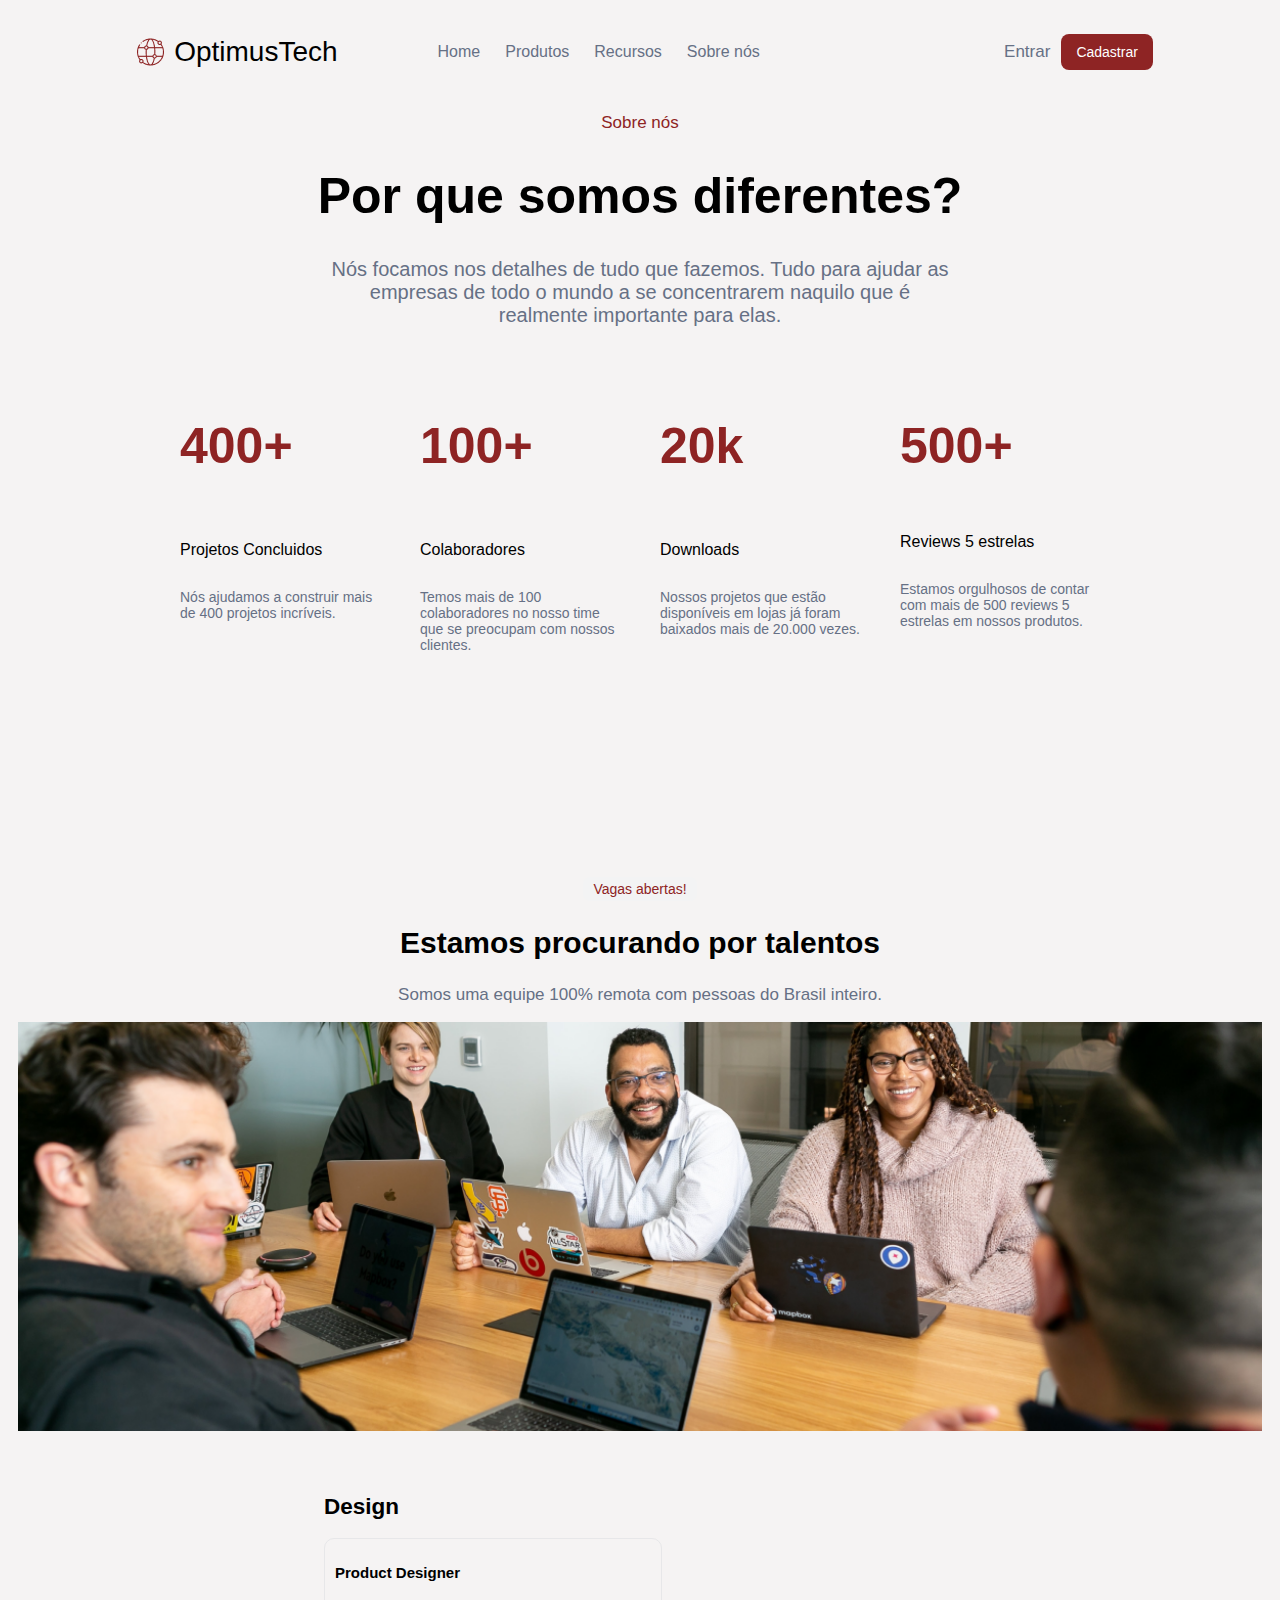
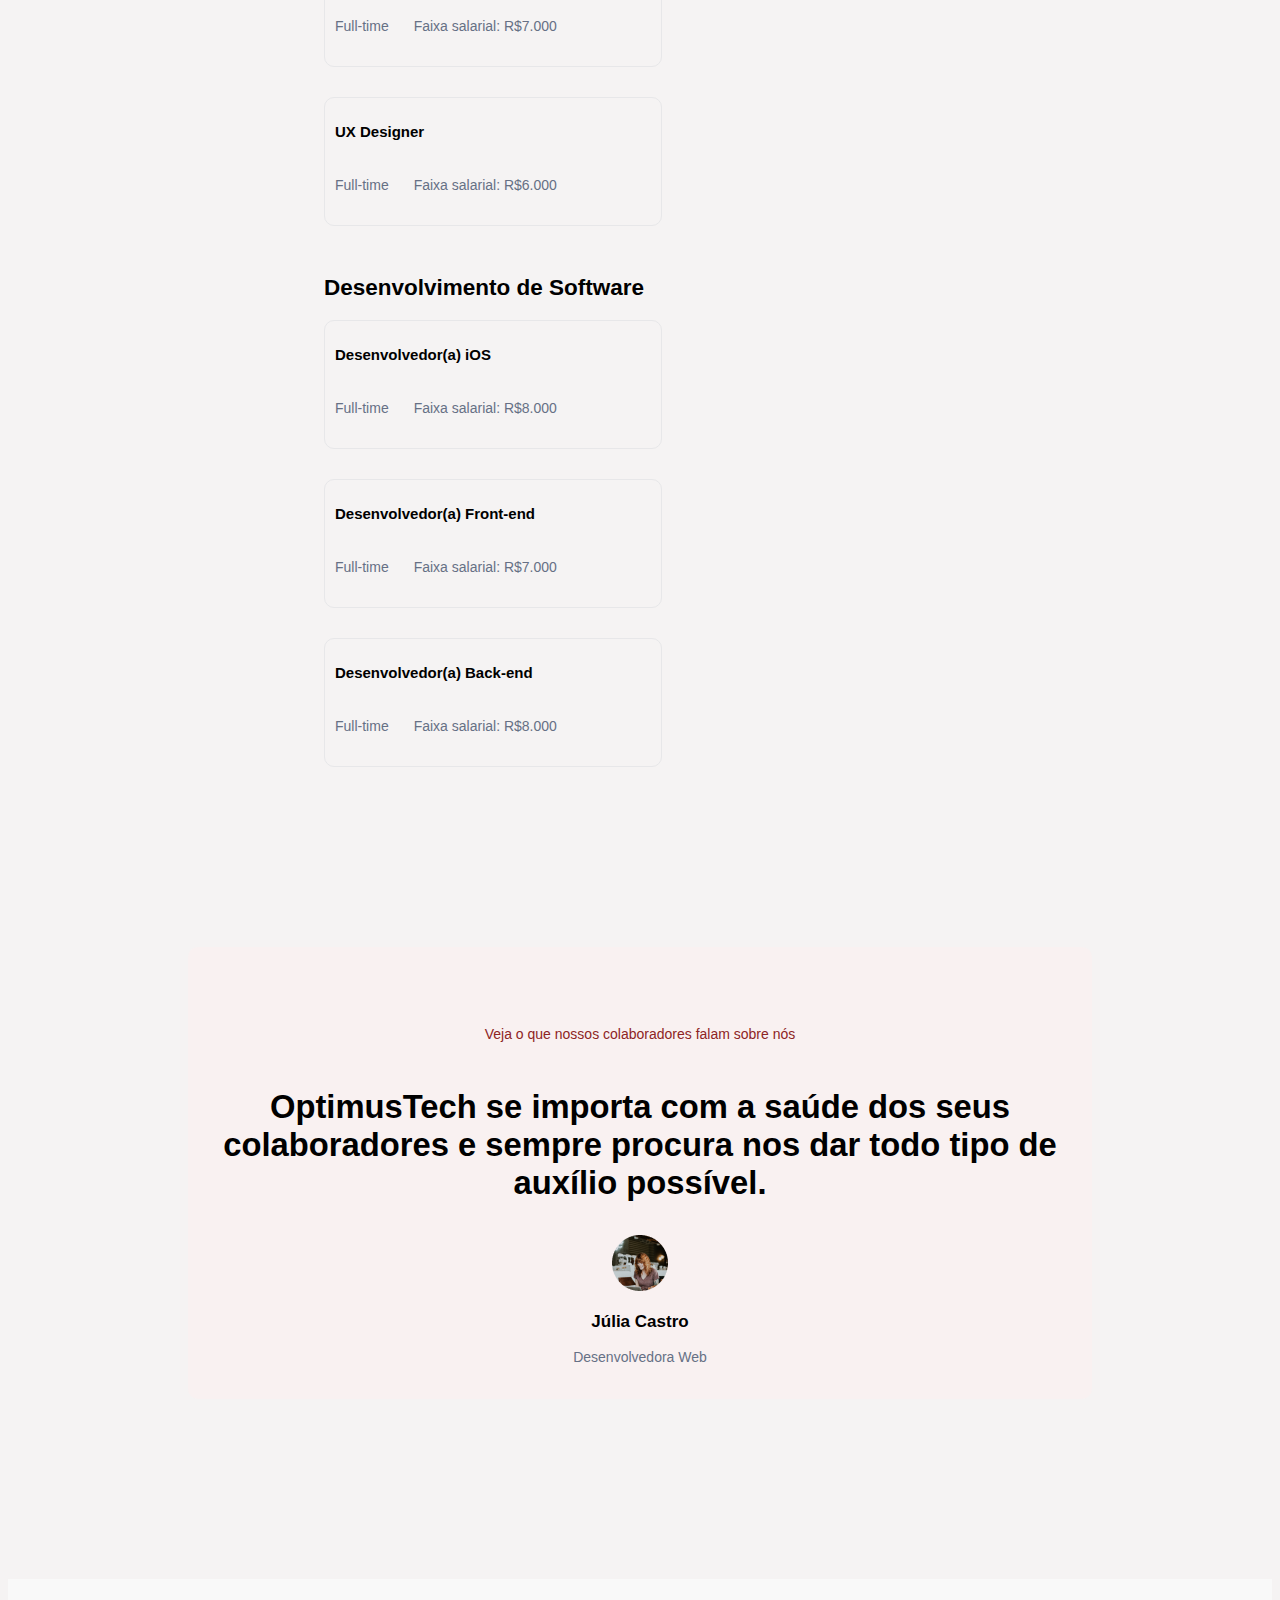
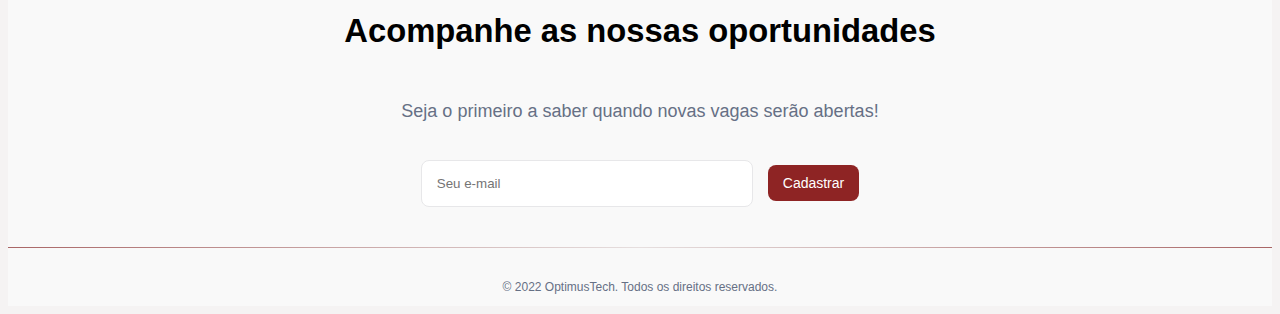
<file: index.html>
<!DOCTYPE html>
<html lang="pt-BR">
<head>
    <meta charset="UTF-8">
    <meta name="viewport" content="width=device-width, initial-scale=1.0">
    <link rel="stylesheet" href="./styles.css">
    
    
    <title>OptimusTech</title>
</head>


<body>
    <header>
        <nav class="cabecalho">
            <div class="logo__cabecalho">
                <a class="cabecalho__item__menu" href="#"></a>
                    <img src="./img/worldwide 1 (Traced).png" alt="logo OptimusTech">
                    <p class="texto__logo">OptimusTech</p>
                <div class="cabecalho__item">
                    <a class="cabecalho__item__menu" href="#">Home</a>
                    <a class="cabecalho__item__menu" href="#">Produtos</a>
                    <a class="cabecalho__item__menu" href="#">Recursos</a>
                    <a class="cabecalho__item__menu" href="#">Sobre nós </a> 
                </div>

            </div>
    
            
            <div class="cabecalho__botao">
                <button class="cabecalho__botao__entar">Entrar</button>
                <button onclick="location.href='formulario.html'" class="cabecalho__botao__cadastrar">Cadastrar</button>
            </div>
        </nav>

        <section class="conteudo">    
            <div class="texto__conteudo">
                <p>Sobre nós</p>
            </div>    
    
            <div class="conteudo__titulo">
                <h1>Por que somos diferentes?</h1>
            </div>
    
            <div class="conteudo__descricao">
                <p>Nós focamos nos detalhes de tudo que fazemos. Tudo para ajudar as empresas de todo o mundo a se concentrarem naquilo que é realmente importante para elas.</p>
            </div>

        </section>

        <section class="conteudo__informacao">    
            <div class="texto__conteudo__informacao">
                <p class="informacao__numero">400+</p>
                <p class="informacao__texto">Projetos Concluidos</p>
                <p class="informacao__texto__segundo">Nós ajudamos a construir mais de 400 projetos incríveis.</p>
            </div>
            
            <div class="texto__conteudo__informacao">
                <p class="informacao__numero">100+</p>
                <p class="informacao__texto" >Colaboradores</p>
                <p class="informacao__texto__segundo">Temos mais de 100 colaboradores no nosso time que se preocupam com nossos clientes.</p>
            </div>
            
            <div class="texto__conteudo__informacao">
                <p class="informacao__numero">20k</p>
                <p class="informacao__texto">Downloads</p>
                <p class="informacao__texto__segundo">Nossos projetos que estão disponíveis em lojas já foram baixados mais de 20.000 vezes.</p>
            </div>   
            
            <div class="texto__conteudo__informacao">
                <h2 class="informacao__numero">500+</h2>
                <p class="informacao__texto"> Reviews 5 estrelas</p>
                <p class="informacao__texto__segundo">Estamos orgulhosos de contar com mais de 500 reviews 5 estrelas em nossos produtos.</p>
            </div>    
        </section>

        <section class="banner">
            <div class="banner__principal">
                <button class="banner__informacao">Vagas abertas!</button>
                <h2 class="banner__titulo">Estamos procurando por talentos</h2>
                <p class="banner__descricao">Somos uma equipe 100% remota com pessoas do Brasil inteiro.</p>
                <img class="banner__imagem" src="./img/Image.png" alt="pessoas em uma sala de reunião">
            </div>
        </section>

        <section class="cards">
                <div class="vaga">
                    <h2 class="titulo-vaga">Design</h2>
                </div>

                <div class="informacoes">
                    <div class="titulo-vaga-card">
                        <p>Product Designer</p>
                    </div> 

                    <div class="titulo-vaga__descricao">  
                            <p class="titulo-vaga__primeiro__descricao">Full-time</p>
                            <p class="titulo-vaga__primeiro__descricao">Faixa salarial: R$7.000</p> 
                    </div>           
                    </div>             
        </section>

        <section class="cards">
            <div class="informacoes">
                <div class="titulo-vaga-card">
                    <p>UX Designer</p>
                </div> 

                <div class="titulo-vaga__descricao">  
                        <p class="titulo-vaga__primeiro__descricao">Full-time</p>
                        <p class="titulo-vaga__primeiro__descricao">Faixa salarial: R$6.000</p> 
                </div>           
            </div>         
        </section>

        <section class="cards">
            <div class="vaga">
                <h2 class="titulo-vaga">Desenvolvimento de Software</h2>
            </div>

            <div class="informacoes">
                <div class="titulo-vaga-card">
                    <p>Desenvolvedor(a) iOS</p>
                </div> 

                <div class="titulo-vaga__descricao">  
                        <p class="titulo-vaga__primeiro__descricao">Full-time</p>
                        <p class="titulo-vaga__primeiro__descricao">Faixa salarial: R$8.000</p> 
                </div>           
                </div>             
    </section>

    <section class="cards">
        <div class="informacoes">
            <div class="titulo-vaga-card">
                <p>Desenvolvedor(a) Front-end</p>
            </div> 

            <div class="titulo-vaga__descricao">  
                    <p class="titulo-vaga__primeiro__descricao">Full-time</p>
                    <p class="titulo-vaga__primeiro__descricao">Faixa salarial: R$7.000</p> 
            </div>           
        </div>             
    </section>

    
    <section class="cards">
        <div class="informacoes">
            <div class="titulo-vaga-card">
                <p>Desenvolvedor(a) Back-end</p>
            </div> 

            <div class="titulo-vaga__descricao">  
                    <p class="titulo-vaga__primeiro__descricao">Full-time</p>
                    <p class="titulo-vaga__primeiro__descricao">Faixa salarial: R$8.000</p> 
            </div>           
        </div>             
    </section>
    
    <section class="conteudo__final">    
        <div class="texto__conteudo__final">
            <p>Veja o que nossos colaboradores falam sobre nós</p>
        </div>    

        <div class="conteudo__titulo__final">
            <h3>OptimusTech se importa com a saúde dos seus colaboradores e sempre procura nos dar todo tipo de auxílio possível.</h3>
        </div>

        <div class="conteudo__final__imagem">
            <img src="./img/Avatar.png" alt="foto da professora Julia">
            <p class="conteudo__final__nome">Júlia Castro</p>
            <p class="conteudo__final__descricao">Desenvolvedora Web</p>
        </div>
    </section>


    <section class="formulario">
        <div class="texto__formulario">
            <h3>Acompanhe as nossas oportunidades</h3>
        </div>

        <div class="texto__formulario__descricao">
            <p>Seja o primeiro a saber quando novas vagas serão abertas!</p>
        </div>

        <form class="formulario__form">
            <input class="formulario__email" placeholder="Seu e-mail">
            <button class="formulario__botao">Cadastrar</button>
        </form>

        <div class="divider"></div>   
        <div class="conclusao">
            <p>© 2022 OptimusTech. Todos os direitos reservados.</p>
        </div>
    </section>


    </header>
    
</body>
</html>
</file>
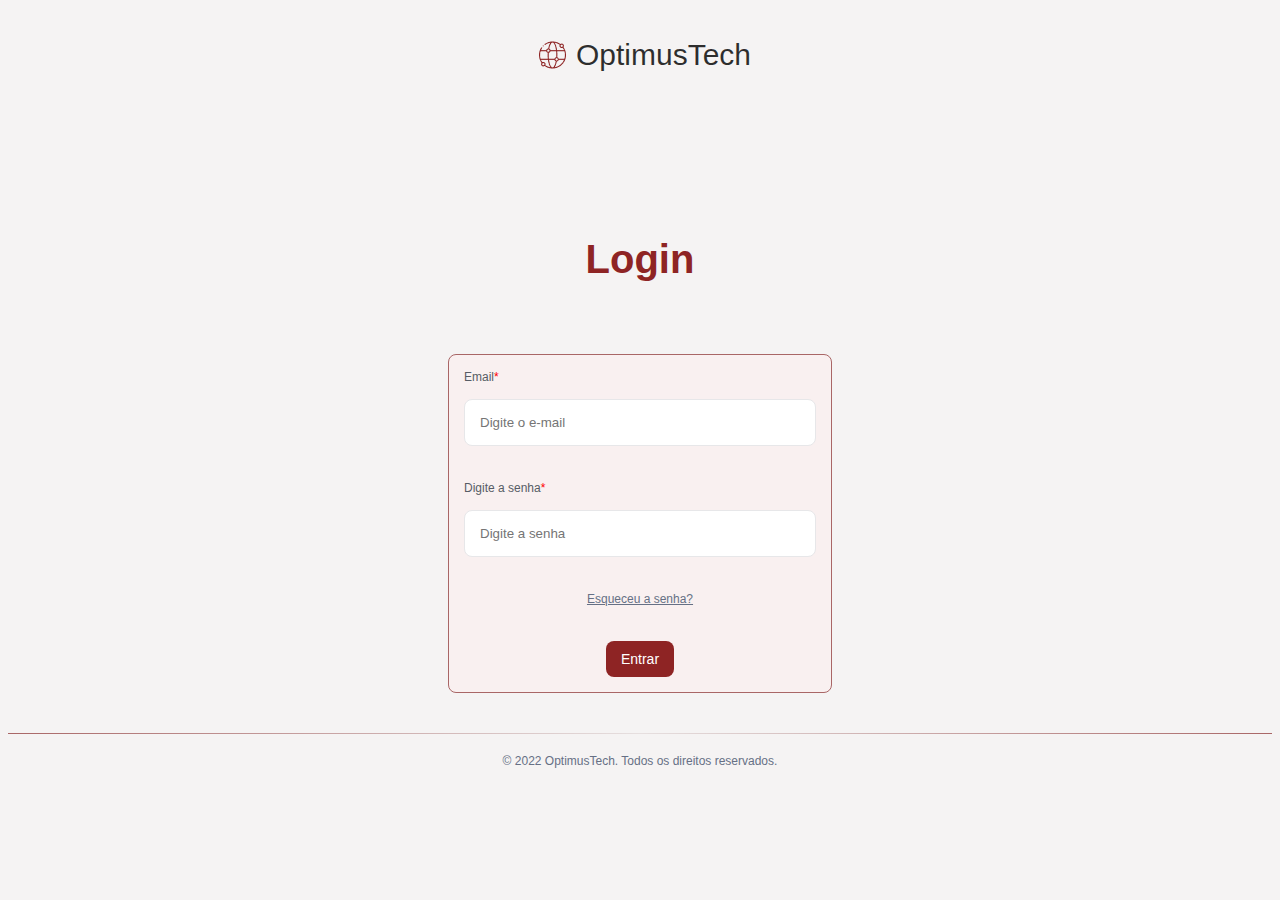
<file: formulario-entrar.html>
<!DOCTYPE html>
<html lang="en">
<head>
    <meta charset="UTF-8">
    <meta name="viewport" content="width=device-width, initial-scale=1.0">
    <title>Login</title>
    <link rel="stylesheet" href="./styles.css">
</head>
<body>
    <header>
        <nav class="cabecalho">
            <div class="logo__cabecalho">
                <a class="cabecalho__item__menu" href="#"></a>
                    <img src="./img/worldwide 1 (Traced).png" alt="logo OptimusTech">
                    <p class="texto__logo__cadastro">OptimusTech</p>
            </div>    
        </nav>
        <h1 class="titulo__cadastro">Login</h1>
        

        <form class="formulario__cadastro">  
            <div class="formulario__cadastro__item">
                
                
                <a class="texto__formulario__cadastro">Email</a>
                <input class="formulario__dados" placeholder="Digite o e-mail">
                
                <a class="texto__formulario__cadastro">Digite a senha</a>
                <input class="formulario__dados" placeholder="Digite a senha">

                <a class="texto__formulario__senha">Esqueceu a senha?</a>

                <div class="botao__enviar__cadastro">
                <button class="botao__enviar">Entrar</button>
                </div>
            </div>    
        </form> 

        <div class="divider"></div>        
        <div class="conclusao__cadastro">
            <p>© 2022 OptimusTech. Todos os direitos reservados.</p>
        </div>
    </header>  
</body>
</html>
</file>
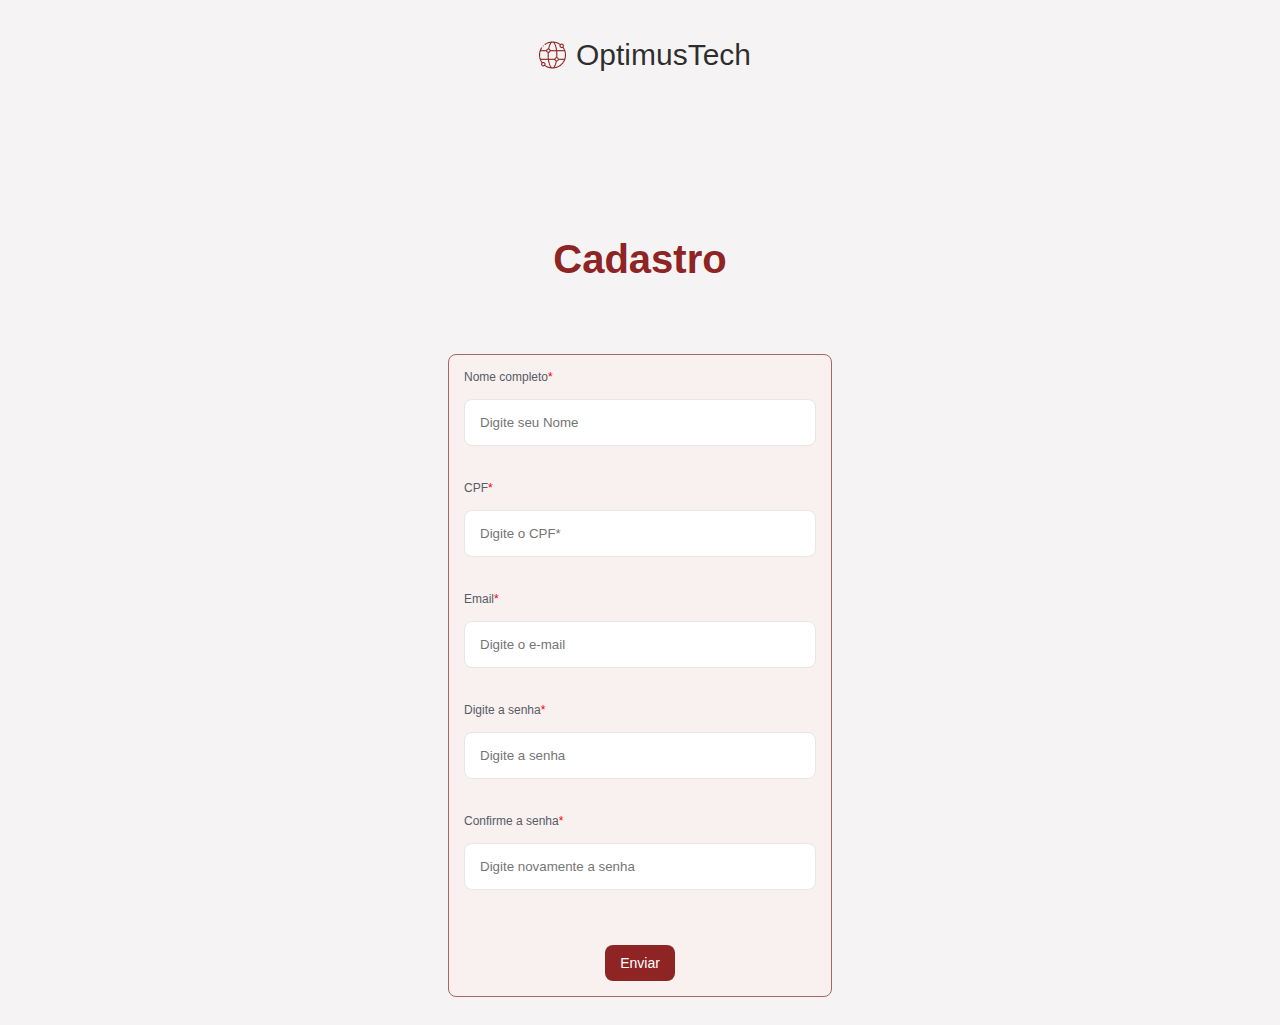
<file: formulario.html>
<!DOCTYPE html>
<html lang="en">
<head>
    <meta charset="UTF-8">
    <meta name="viewport" content="width=device-width, initial-scale=1.0">
    <title>Formulario de cadastro</title>
    <link rel="stylesheet" href="./styles.css">
</head>

<body>
    <header>
        <nav class="cabecalho">
            <div class="logo__cabecalho">
                <a class="cabecalho__item__menu" href="#"></a>
                    <img src="./img/worldwide 1 (Traced).png" alt="logo OptimusTech">
                    <p class="texto__logo__cadastro">OptimusTech</p>
            </div>    
        </nav>
        <h1 class="titulo__cadastro">Cadastro</h1>

        <form class="formulario__cadastro">  
            <div class="formulario__cadastro__item">
                <a class="texto__formulario__cadastro">Nome completo</a>
                <input class="formulario__dados" placeholder="Digite seu Nome">

                <a class="texto__formulario__cadastro">CPF</a>
                <input class="formulario__dados" placeholder="Digite o CPF*">
                
                <a class="texto__formulario__cadastro">Email</a>
                <input class="formulario__dados" placeholder="Digite o e-mail">
                
                <a class="texto__formulario__cadastro">Digite a senha</a>
                <input class="formulario__dados" placeholder="Digite a senha">

                <a class="texto__formulario__cadastro">Confirme a senha</a>
                <input class="formulario__dados" placeholder="Digite novamente a senha">
                
                <div class="botao__enviar__cadastro">
                <button class="botao__enviar">Enviar</button>
                </div>
            </div>    
        </form> 
    </header>  
</body>
</html>
</file>
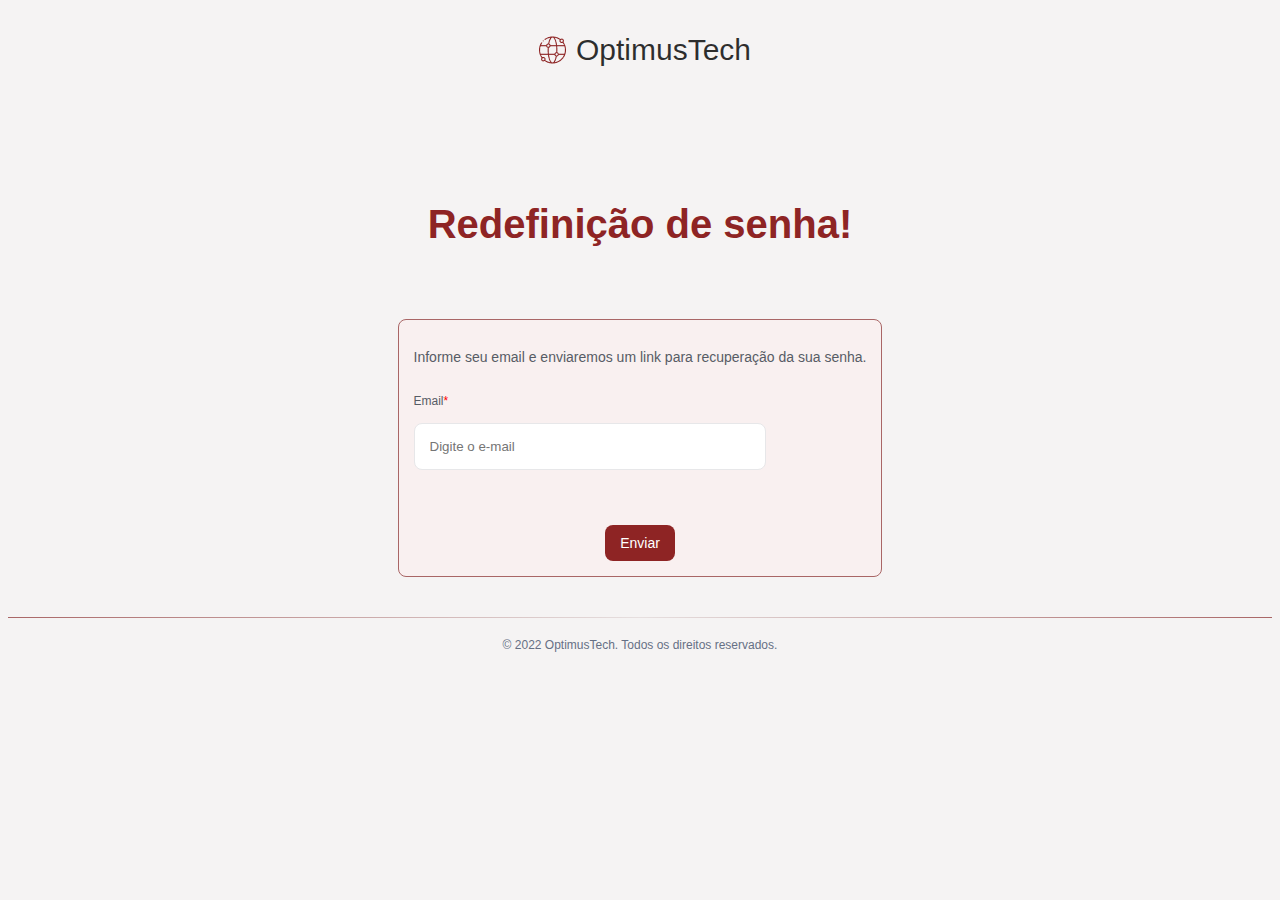
<file: recuperar-senha.html>
<!DOCTYPE html>
<html lang="en">
<head>
    <meta charset="UTF-8">
    <meta name="viewport" content="width=device-width, initial-scale=1.0">
    <title>Redefinição de senha</title>
    <link rel="stylesheet" href="./styles.css">
</head>

<body>
    <header>
        <nav class="cabecalho">
            <div class="logo__cabecalho__login">
                <a class="cabecalho__item__menu" href="#"></a>
                <img src="./img/worldwide 1 (Traced).png" alt="logo OptimusTech">
                <a href="./index.html" class="texto__logo__cadastro">OptimusTech</a>
            </div>  
        </nav>    
        <h1 class="titulo__cadastro">Redefinição de senha!</h1>

            <form class="formulario__cadastro">  
                <div class="formulario__cadastro__item">
                    
                    <p class="texto__redefinir__senha">Informe seu email e enviaremos um link para recuperação da sua senha.</p>
                    
                    <a class="texto__formulario__cadastro">Email</a>
                    <input class="formulario__dados" placeholder="Digite o e-mail">
                    
    
                    <div class="botao__enviar__cadastro">
                    <button class="botao__enviar">Enviar</button>
                    </div>
                </div>
            </form>

    <footer class="rodape">
        <div class="divider"></div>     
            <div class="conclusao__cadastro">
                <a class="conclusao__cadastro__texto" >© 2022 OptimusTech. Todos os direitos reservados.</a>
            </div>
    </footer>            
</body>
</html>
</file>
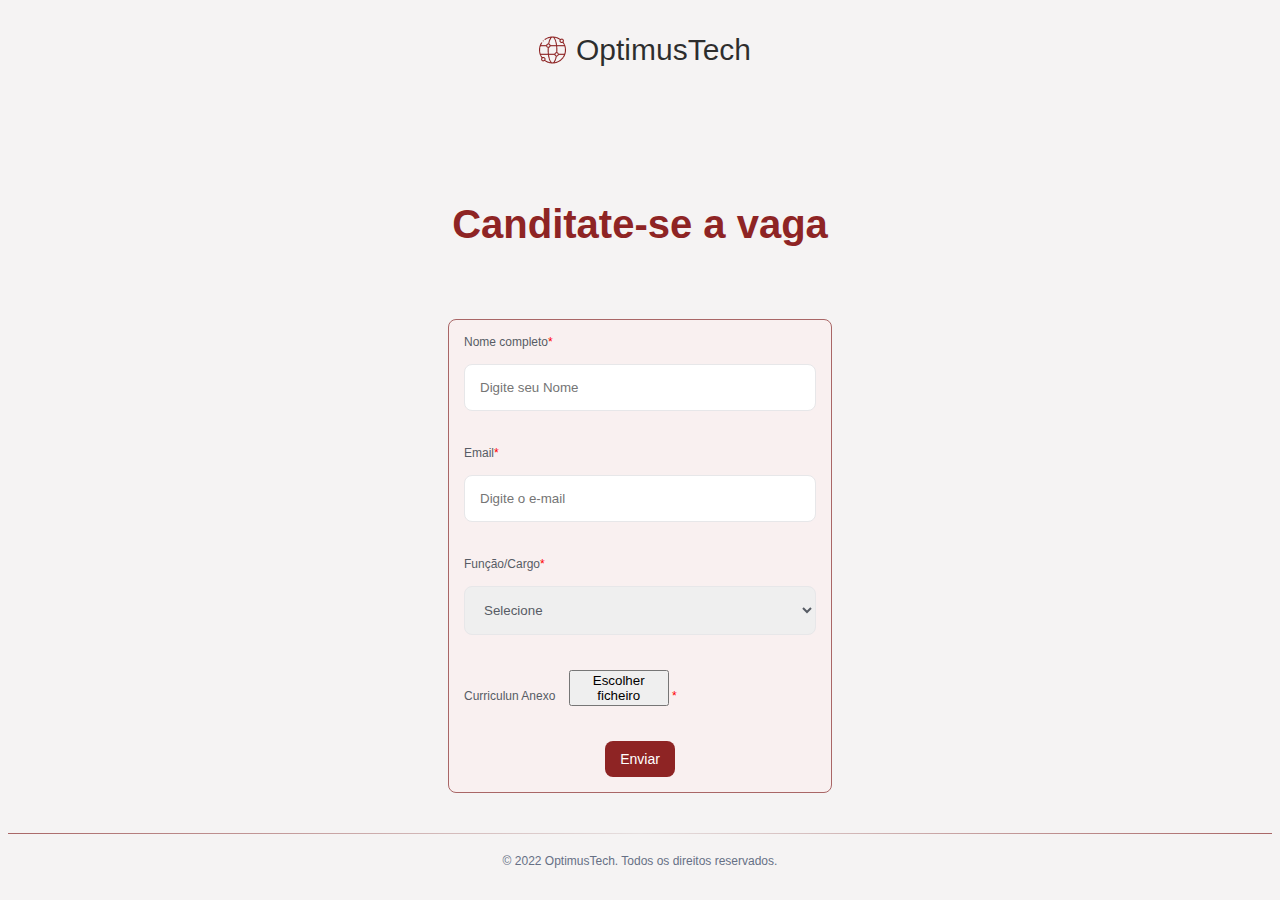
<file: vagas.html>
<!DOCTYPE html>
<html lang="en">
<head>
    <meta charset="UTF-8">
    <meta name="viewport" content="width=device-width, initial-scale=1.0">
    <title>Vagas abertas</title>
    <link rel="stylesheet" href="./styles.css">

</head>
<body>
    <header>
        <nav class="cabecalho">
            <div class="logo__cabecalho__login">
                <a class="cabecalho__item__menu" href="#"></a>
                    <img src="./img/worldwide 1 (Traced).png" alt="logo OptimusTech">
                    <a href="./index.html" class="texto__logo__cadastro">OptimusTech</a>
            </div>  
                
        </nav>
        <h1 class="titulo__cadastro">Canditate-se a vaga</h1>

        <form class="formulario__cadastro">  
            <div class="formulario__cadastro__item">
                <a class="texto__formulario__cadastro">Nome completo</a>
                <input class="formulario__dados" placeholder="Digite seu Nome">

               
                
                <a class="texto__formulario__cadastro">Email</a>
                <input class="formulario__dados" placeholder="Digite o e-mail">
                
                <a class="texto__formulario__cadastro">Função/Cargo</a>
                <select class="form-select form-select-lg mb-3" aria-label="Large select example">
                    <option selected>Selecione</option>
                    <option value="1">Design</option>
                    <option value="2">Desenvolvimento de Software</option>
                    <option value="3">Outras</option>
                  </select>

                <div class="texto__formulario__cadastro">Curriculun Anexo
                    <button class="formulario__dados__ficheiro">Escolher ficheiro</button>
                </div>    
                <div class="botao__enviar__cadastro">
                <button class="botao__enviar">Enviar</button>
                </div>
            </div>    
        </form> 

        <div class="divider"></div>        
        <div class="conclusao__cadastro">
            <p>© 2022 OptimusTech. Todos os direitos reservados.</p>
        </div>
      
    </header>
</body>
</html>
</file>
<file: styles.css>
body{
    font-family:sans-serif ; 
    background: #f5f3f3;
}

.cabecalho{
    display: flex;
    justify-content:space-around;
    align-items:center;
    margin: 0 auto; 

}

.logo__cabecalho{
    display: flex;
    align-items: center; 
    gap: 10px;
   
}
.texto__logo{
    font-size: 28px;
    display:flex
    
}
   
.cabecalho__item{
    display: flex;
    justify-content: space-between;
    gap: 25px;
    margin-left: 10vh;   
}


    
.cabecalho__item__menu{
    text-decoration: none;
    color: #667085;
    font-size: 16px;  
}
.cabecalho__item__menu:hover{
    -webkit-transform: scale(1.1);
    transform: scale(1.1);
}




.cabecalho__botao{
    display: flex;
    gap: 5px;
    align-items: center;

}

.cabecalho__botao__entar{
    border: none; 
    background: none;
    color:#667085;
    font-size: 17px;
    cursor: pointer; 
    text-decoration: none;
}
.cabecalho__botao__entar:hover{
    -webkit-transform: scale(1.1);
    transform: scale(1.1);
}

.cabecalho__botao__cadastrar{
    background: #8E2424;
    color: white;
    padding: 10px 15px 10px 15px;
    border: none;
    border-radius: 8px;
    font-size: 14px;
    cursor: pointer;
    text-decoration: none;
}

.cabecalho__botao__cadastrar:hover{
    background: #a96666;
}
.conteudo{
    
    justify-content: center;
    text-align: center;
    width: 100%;    
}

.texto__conteudo{
    color: #8E2424;
    font-size: 17px;
    font-weight: 400;  
}

.conteudo__titulo{
    font-size: 25px;
    font-weight: 400;
}

.conteudo__descricao{
    font-size: 20px;
    color: #667085;
    text-align: center;
    width: 50%;
    margin: 0 auto;  
}

.conteudo__informacao{
    display: flex;
    text-align:left;
    margin: 0 auto;
    align-items: baseline; 
    justify-content: center;
    
     
}

.texto__conteudo__informacao{
    display: flex;
    flex-direction: column;
    padding: 20px;
    margin-left: 0;
    width: 200px;
}

.informacao__numero{
    color: #8E2424;
    font-size: 50px;
    font-weight: 600;
}

.informacao__texto{
    font-size: 16px;
    font-weight: 500 ;
}

.informacao__texto__segundo{
    color: #667085;
    font-size: 14px;
}

.banner{
    display: flex;
    flex-direction: column;
    text-align: center;
    padding: 10px;
    margin-top: 20vh;
}

.banner__informacao{
    color: #8E2424;
    font-size: 14px;
    font-weight: 400;
    background: #f3f3f4;
    padding: 4px 10px 4px 10px;
    border: none;
    border-radius:7px;
    cursor: pointer; 
    text-decoration: none;
}

.banner__informacao:hover{
    background: #a96666;
    color: white;
}

.banner__titulo{
    font-size: 30px;
    font-weight: 700;
}

.banner__descricao{
    font-size: 17px;
    color: #667085;
    font-weight: 400;
}

.banner__imagem{
    width: 100%;   
}

.cards{
    display: flex;
    flex-direction: column;
    text-align:left;
    width: 50%;;
    margin: 0 auto;
    font-size: 15px;
    margin-top: 30px;
    
}

.informacoes{   
    border: #e7e7e9;
    border-width: 1px;
    border-style: solid; 
    border-radius: 10px;
    padding: 10px;  
    width: 50%;
}    

.titulo-vaga-card{
    font-size: 15px;
    font-weight: 600;
}

.titulo-vaga__descricao{
    padding: 8px 0 8px 0;
    color: #667085;
    display: flex;
    gap: 25px;
    font-size: 14px;
}


.conteudo__final{
    display: flex;
    text-align: center;
    flex-direction: column;
    align-items: center;
    background: hsl(0, 37%, 96%);
    width: 70%;
    margin: 0 auto;
    border-radius: 10px;
    padding: 20px 10px 20px 10px;
    margin-top: 20vh;
}

.texto__conteudo__final{
    color: #8E2424;
    font-size: 14px;
    margin-top: 5vh;
}

.conteudo__titulo__final{
    font-size: 28px;
    font-weight: 700;
    padding: 0 10px 0 10px;
}

.conteudo__final__nome{
    font-size: 17px;
    font-weight: 700;
}

.conteudo__final__descricao{
    color: #667085;
    font-size: 14px;
}




.formulario{
    display: flex;
    flex-direction: column;
    align-items: center;
    text-align: center;
    margin-top: 20vh;
    background: #f9f9f9;

    
}

.texto__formulario{
    font-size: 28px;
}

.texto__formulario__descricao{
    color: #667085;
    font-size: 18px;
    padding: 0 0 20px 0; 
    
}


.formulario__form{
    display: flex;
    align-items: baseline;
    gap: 15px;
    
}

.formulario__email{
    width: 300px;
    padding: 15px;
    border-radius: 8px;
    margin-bottom: 20px;
    border: solid 1px;
    border-color: #e7e7e9;   
}

.formulario__botao{
    background: #8E2424;
    color: white;
    padding: 10px 15px 10px 15px;
    border: none;
    border-radius: 8px;
    font-size: 14px;
    cursor: pointer;
}

.conclusao{
    color: #667085;
    font-size: 12px;
}
    

@media screen and (max-width: 932px){

    .conteudo{
        margin-top: 10vh;
    }
    .cabecalho{
        margin-top: 20px;
    }
   
    .informacoes{
        width: 80%;
        margin-left: 15px;
    }

    .titulo-vaga{
        margin-left: 15px;
    }
    .texto__logo{
        display: none;
        flex-wrap: nowrap;
    }  
    
    .cabecalho__item{
        gap: 8px;
        margin-left: 0;
        flex-wrap: nowrap;

    }
    .cabecalho__botao__entar{
        font-size: 13px;
    }

    .conteudo__informacao{
        display: grid;
        grid-template-columns: 1fr 1fr;
        justify-items: center;
    }
        
}

@media screen and (max-width: 580px){
    .cabecalho__item__menu{
        display: none;
    }

    .cabecalho__botao__cadastrar{
        font-size: 11px;
        padding: 5px 10px 5px 10px;
    }
    .conteudo__titulo{
        margin-top: 15%;
        font-size: 18px;
    }
    .conteudo__descricao{
        font-size: 13px;
        width: 90%;
    }

    .informacao__numero{
        margin-bottom: 0;
        align-items: center;
        justify-content: center;
        display: flex;
    }
    .banner{
        margin-top: 20px;
        
    }
    .banner__titulo{
        font-size: 25px;
        
    }
    
    .banner__informacao{
        margin-bottom: 15px;
    }

    .banner__descricao{
        padding: 20px;
    }
    
    .cards{
        width: 100%;
        
        
    }
    .informacoes{
        width: 70%;
        margin-left: 15px;
    }
    .titulo-vaga{
        margin-left: 15px;
    }
    .conteudo__informacao{
        display: grid;
        grid-template-columns: 1fr;
    }
    .conteudo__final{
        margin-top: 10vh;
    }
    .conteudo__titulo__final {
        font-size: 18px;
        width: 100%;
        text-align: center;
    }

    .texto__conteudo__informacao{
        padding: 0;
    }
    .formulario{
        margin-top: 10vh;
        font-size: 22px;
    }
    .texto__formulario{
        width: 70%;
        font-size: 20px;
    }


    .texto__formulario__descricao {
        width: 50%;
        font-size: 16px;
    }
    
    .formulario__email {
        width: 180px;
    }

    }

    /*pagina de cadastro*/

    .texto__logo__cadastro{
        font-size: 30px;
        text-decoration: none;
        color: rgba(0, 0, 0, 0.813);
    }
    
    .texto__logo__cadastro:hover{
        color: #575c65;
    }


    .logo__cabecalho__login{
        display: flex;
        align-items: center;
        gap: 10px;
        margin-top: 25px;
    }
    
    .titulo__cadastro{
        font-size: 40px;
        color: #8E2424;
        text-align: center;
        margin-top: 15vh;
    }

    .formulario__cadastro{
        display: flex;
        justify-content: center;
        gap: 10px;
        margin-top: 8vh;
        
    }
        
    .formulario__cadastro__item{
        display: flex;
        flex-direction: column;
        gap: 15px;
        background: #f9f0f0;
        padding: 15px;
        border-radius: 8px;
        margin-bottom: 20px;
        border: solid 1px;
        border-color: #a96666; 
        
        
    }

    .formulario__dados{
        width: 200px;
        padding: 15px;
        border-radius: 8px;
        margin-bottom: 20px;
        border: solid 1px;
        border-color: #e7e7e9; 
        width: 320px;
       
        
    }
    .texto__formulario__cadastro{
        font-size: 12px;
        color: #575c65;

    
       
    }

    .botao__enviar{
        background: #8E2424;
        color: white;
        padding: 10px 15px 10px 15px;
        border: none;
        border-radius: 8px;
        font-size: 14px;
        cursor: pointer; 
        margin-top: 20px; 
        
    }
    .botao__enviar:hover{
        background: #a96666
    }
        

    .botao__enviar__cadastro{
        text-align: center;
    }
    .texto__formulario__cadastro:after {
        content: '*';
        color: red;
    }    

    .divider{
        width: 100%;
        height: 1px;
        background-color: #a96666;
        margin: 20px 0;
        position: relative;
    }

    .divider::after {
        content: '';
        display: block;
        width: 100%;
        height: 1px;
        background: linear-gradient(to right, rgba(182, 154, 154, 0), rgb(230, 223, 223), rgba(214, 121, 121, 0));
        position: absolute;
        top: 0;
        left: 0;
    }   
    .conclusao__cadastro{
        color: #667085;
        font-size: 12px;
        text-align: center;
        text-decoration: none;
    }

   
    .texto__formulario__senha{

        color: #667085;
        font-size: 12px;
        text-align: center;
        text-decoration: underline;
        cursor: pointer;  
    }
    .texto__icones{
        color: #667085;
        font-size: 14px;
        text-align: center;

    }    
    .icones{
        display: flex;
        justify-content: center;
        cursor: pointer;
        gap: 15px;
}
    .icones__redesociais{
       
        width: 30px;
        height: 30px;
    }
    .icones__redesociais:hover{
        -webkit-transform: scale(1.1);
        transform: scale(1.1);
    }

   /*Recuperaçao de senha */

   .texto__redefinir__senha{
    font-size: 14px;
    color: #575c65;
    
   }
   .texto__formulario__senha:hover{
        -webkit-transform: scale(1.1);
        transform: scale(1.1);
   }
   
   /* vagas aberts*/


    .formulario__dados__ficheiro{
        width: 100px;
        margin-left: 10px;
    }

    .form-select{
    padding: 15px;
    border-radius: 8px;
    margin-bottom: 20px;
    border: solid 1px;
    border-color: #e7e7e9;
    color: #575c65;
    
}
</file>
